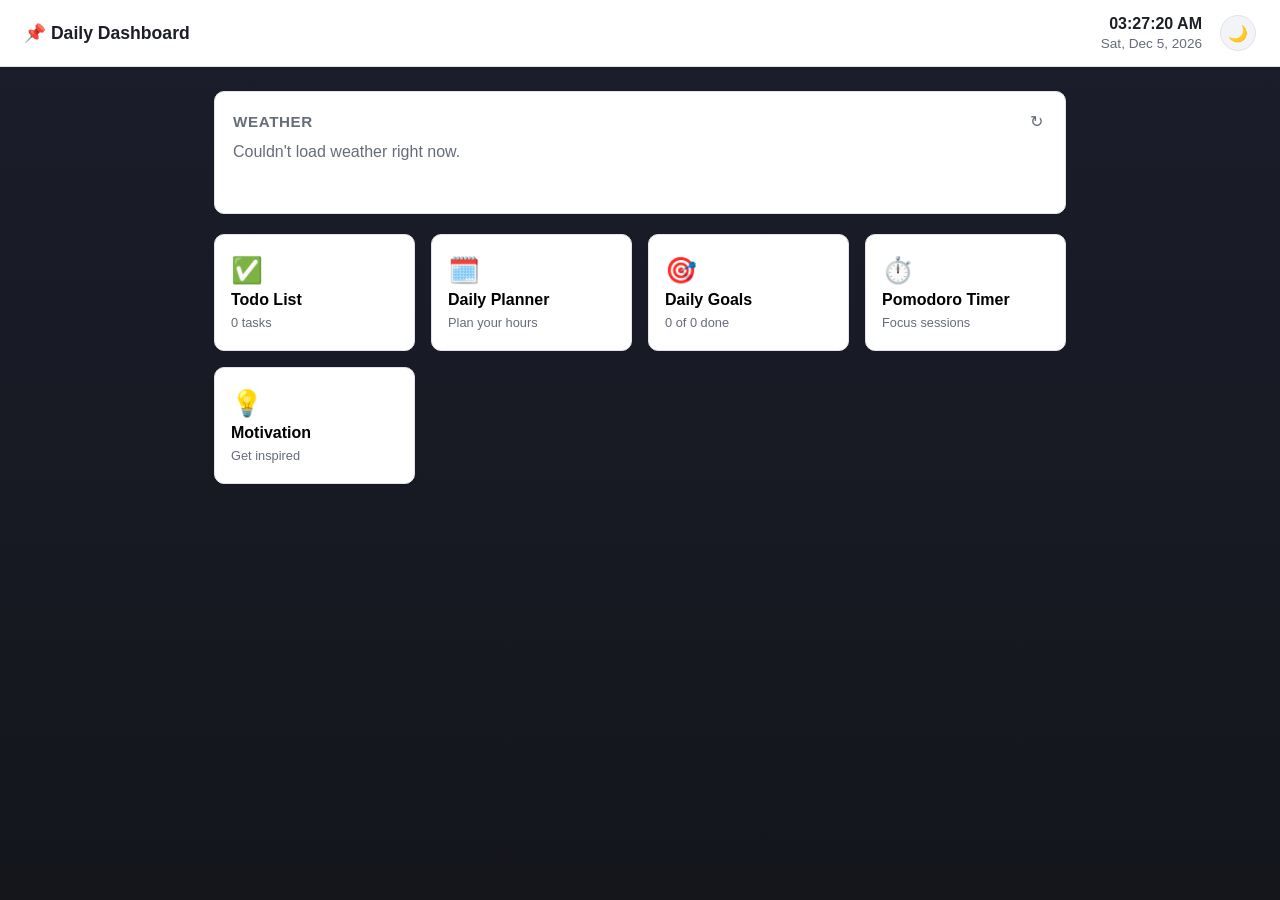
<file: ASSIGNMENT 9/index.html>
<!DOCTYPE html>
<html lang="en">
<head>
<meta charset="UTF-8">
<meta name="viewport" content="width=device-width, initial-scale=1.0">
<title>Daily Dashboard</title>
<link rel="stylesheet" href="style.css">
<script>
  // applied immediately, before the rest of the page renders, so there's no
  // flash of the wrong theme on load
  var savedTheme = localStorage.getItem("dashboard-theme");
  if (savedTheme === "dark") {
    document.documentElement.setAttribute("data-theme", "dark");
  }
</script>
</head>
<body>

  <!-- top bar: always visible -->
  <header class="topbar">
    <div class="brand">📌 Daily Dashboard</div>

    <div class="topbar-widgets">
      <div id="datetime" class="datetime">
        <span id="time-text">--:--:--</span>
        <span id="date-text">-- --- ----</span>
      </div>

      <button id="theme-toggle" class="theme-toggle" title="Toggle theme">🌙</button>
    </div>
  </header>

  <!-- ============ DASHBOARD (home screen) ============ -->
  <main id="dashboard" class="dashboard">

    <!-- weather widget, always visible on dashboard -->
    <section class="weather-card" id="weather-card">
      <div class="weather-top">
        <h3>Weather</h3>
        <button id="weather-refresh" class="icon-btn" title="Refresh">↻</button>
      </div>
      <div id="weather-body" class="weather-body">
        <p class="weather-status">Getting your location…</p>
      </div>
    </section>

    <!-- feature cards -->
    <div class="card-grid">
      <button class="feature-card" data-target="todo-section">
        <span class="card-icon">✅</span>
        <span class="card-title">Todo List</span>
        <span class="card-sub" id="todo-sub">0 tasks</span>
      </button>

      <button class="feature-card" data-target="planner-section">
        <span class="card-icon">🗓️</span>
        <span class="card-title">Daily Planner</span>
        <span class="card-sub">Plan your hours</span>
      </button>

      <button class="feature-card" data-target="goals-section">
        <span class="card-icon">🎯</span>
        <span class="card-title">Daily Goals</span>
        <span class="card-sub" id="goals-sub">0 of 0 done</span>
      </button>

      <button class="feature-card" data-target="pomodoro-section">
        <span class="card-icon">⏱️</span>
        <span class="card-title">Pomodoro Timer</span>
        <span class="card-sub">Focus sessions</span>
      </button>

      <button class="feature-card" data-target="quote-section">
        <span class="card-icon">💡</span>
        <span class="card-title">Motivation</span>
        <span class="card-sub">Get inspired</span>
      </button>
    </div>
  </main>

  <!-- ============ FEATURE VIEWS (hidden by default) ============ -->

  <!-- Todo List -->
  <section class="feature-view" id="todo-section">
    <div class="feature-header">
      <button class="back-btn" data-back>← Back</button>
      <h2>Todo List</h2>
    </div>

    <form id="todo-form" class="inline-form">
      <input type="text" id="todo-input" placeholder="Add a task…" autocomplete="off">
      <button type="submit">Add</button>
    </form>

    <ul id="todo-list" class="item-list"></ul>
  </section>

  <!-- Daily Planner -->
  <section class="feature-view" id="planner-section">
    <div class="feature-header">
      <button class="back-btn" data-back>← Back</button>
      <h2>Daily Planner</h2>
    </div>
    <div id="planner-list" class="planner-list"></div>
  </section>

  <!-- Daily Goals -->
  <section class="feature-view" id="goals-section">
    <div class="feature-header">
      <button class="back-btn" data-back>← Back</button>
      <h2>Daily Goals</h2>
    </div>

    <form id="goal-form" class="inline-form">
      <input type="text" id="goal-input" placeholder="Add a goal for today…" autocomplete="off">
      <button type="submit">Add</button>
    </form>

    <p id="goal-progress" class="progress-text">0 of 0 completed</p>
    <ul id="goal-list" class="item-list"></ul>
  </section>

  <!-- Pomodoro Timer -->
  <section class="feature-view" id="pomodoro-section">
    <div class="feature-header">
      <button class="back-btn" data-back>← Back</button>
      <h2>Pomodoro Timer</h2>
    </div>

    <div class="pomodoro-box">
      <p id="pomodoro-label" class="pomodoro-label">Work Session</p>
      <p id="pomodoro-display" class="pomodoro-display">25:00</p>
      <div class="pomodoro-controls">
        <button id="pomodoro-start">Start</button>
        <button id="pomodoro-pause">Pause</button>
        <button id="pomodoro-reset">Reset</button>
      </div>
    </div>
  </section>

  <!-- Motivation Quote -->
  <section class="feature-view" id="quote-section">
    <div class="feature-header">
      <button class="back-btn" data-back>← Back</button>
      <h2>Motivation</h2>
    </div>

    <div class="quote-box">
      <p id="quote-text" class="quote-text">Click below for a dose of motivation.</p>
      <p id="quote-author" class="quote-author"></p>
      <button id="quote-btn">New Quote</button>
    </div>
  </section>

  <script src="script.js"></script>
</body>
</html>
</file>
<file: ASSIGNMENT 9/style.css>
:root {
  /* light theme (default) */
  --bg: #f2f4f7;
  --bg-card: #ffffff;
  --text: #1c1f26;
  --text-dim: #666c78;
  --border: #e0e3e8;
  --accent: #3f6fd1;
  --accent-text: #ffffff;
  --danger: #d1495b;
  --success: #2e9e6d;
  --shadow: 0 1px 3px rgba(0,0,0,0.08);
}

[data-theme="dark"] {
  --bg: #14161c;
  --bg-card: #1e2129;
  --text: #eceef2;
  --text-dim: #9198a6;
  --border: #2b2f38;
  --accent: #6d93ea;
  --accent-text: #10121a;
  --danger: #e0687a;
  --success: #4bc491;
  --shadow: 0 1px 3px rgba(0,0,0,0.4);
}

* {
  box-sizing: border-box;
}

body {
  margin: 0;
  font-family: "Segoe UI", Roboto, Arial, sans-serif;
  background: var(--bg);
  color: var(--text);
  transition: background 0.3s ease, color 0.3s ease;
  min-height: 100vh;
}

button {
  font-family: inherit;
  cursor: pointer;
}

button:disabled {
  opacity: 0.5;
  cursor: not-allowed;
}

/* consistent keyboard-focus ring across the whole app */
a:focus-visible,
button:focus-visible,
input:focus-visible {
  outline: 2px solid var(--accent);
  outline-offset: 2px;
}

/* ---------- top bar ---------- */
.topbar {
  display: flex;
  justify-content: space-between;
  align-items: center;
  padding: 14px 24px;
  border-bottom: 1px solid var(--border);
  background: var(--bg-card);
}

.brand {
  font-weight: 600;
  font-size: 1.1rem;
}

.topbar-widgets {
  display: flex;
  align-items: center;
  gap: 18px;
}

.datetime {
  display: flex;
  flex-direction: column;
  align-items: flex-end;
  font-size: 0.85rem;
  color: var(--text-dim);
  line-height: 1.3;
}

#time-text {
  font-size: 1rem;
  font-weight: 600;
  color: var(--text);
}

.theme-toggle {
  border: 1px solid var(--border);
  background: var(--bg);
  color: var(--text);
  border-radius: 50%;
  width: 36px;
  height: 36px;
  font-size: 1rem;
  transition: transform 0.15s ease, border-color 0.15s ease;
}

.theme-toggle:hover {
  border-color: var(--accent);
  transform: rotate(-8deg);
}

/* ---------- dashboard ---------- */
.dashboard {
  max-width: 900px;
  margin: 0 auto;
  padding: 24px;
  /* background driven by JS via body[data-time-of-day] */
}

.weather-card {
  background: var(--bg-card);
  border: 1px solid var(--border);
  border-radius: 10px;
  padding: 16px 18px;
  margin-bottom: 20px;
  box-shadow: var(--shadow);
}

.weather-top {
  display: flex;
  justify-content: space-between;
  align-items: center;
}

.weather-top h3 {
  margin: 0;
  font-size: 0.95rem;
  color: var(--text-dim);
  text-transform: uppercase;
  letter-spacing: 0.04em;
}

.icon-btn {
  background: none;
  border: none;
  color: var(--text-dim);
  font-size: 1rem;
  border-radius: 4px;
  padding: 4px;
  transition: color 0.15s ease, transform 0.4s ease;
}

.icon-btn:hover {
  color: var(--accent);
}

.icon-btn:active {
  transform: rotate(180deg);
}

.weather-body {
  margin-top: 8px;
  min-height: 54px; /* keeps the card from jumping between loading/loaded states */
}

.weather-status {
  color: var(--text-dim);
  margin: 0;
}

.weather-main {
  display: flex;
  align-items: baseline;
  gap: 10px;
}

.weather-temp {
  font-size: 2rem;
  font-weight: 700;
}

.weather-condition {
  color: var(--text-dim);
}

.weather-details {
  margin-top: 6px;
  display: flex;
  gap: 16px;
  font-size: 0.85rem;
  color: var(--text-dim);
}

.card-grid {
  display: grid;
  grid-template-columns: repeat(auto-fill, minmax(180px, 1fr));
  gap: 16px;
}

.feature-card {
  background: var(--bg-card);
  border: 1px solid var(--border);
  border-radius: 10px;
  padding: 20px 16px;
  display: flex;
  flex-direction: column;
  align-items: flex-start;
  gap: 6px;
  text-align: left;
  box-shadow: var(--shadow);
  transition: transform 0.15s ease, border-color 0.15s ease, box-shadow 0.15s ease;
}

.feature-card:hover {
  transform: translateY(-2px);
  border-color: var(--accent);
  box-shadow: 0 4px 10px rgba(0,0,0,0.1);
}

.feature-card:active {
  transform: translateY(0);
}

.card-icon {
  font-size: 1.6rem;
}

.card-title {
  font-weight: 600;
  font-size: 1rem;
}

.card-sub {
  font-size: 0.8rem;
  color: var(--text-dim);
}

/* ---------- feature views ---------- */
.feature-view {
  display: none;
  max-width: 700px;
  margin: 0 auto;
  padding: 24px;
  animation: fade-in 0.15s ease;
}

.feature-view.active {
  display: block;
}

@keyframes fade-in {
  from { opacity: 0; transform: translateY(4px); }
  to { opacity: 1; transform: translateY(0); }
}

/* hide dashboard when a feature is open */
.dashboard.hidden {
  display: none;
}

.feature-header {
  display: flex;
  align-items: center;
  gap: 14px;
  margin-bottom: 18px;
}

.feature-header h2 {
  margin: 0;
}

.back-btn {
  background: none;
  border: 1px solid var(--border);
  color: var(--text);
  border-radius: 6px;
  padding: 6px 12px;
  font-size: 0.85rem;
  transition: border-color 0.15s ease, background 0.15s ease;
}

.back-btn:hover {
  border-color: var(--accent);
  background: var(--bg);
}

/* ---------- shared form / list styles ---------- */
.inline-form {
  display: flex;
  gap: 8px;
  margin-bottom: 16px;
}

.inline-form input {
  flex: 1;
  padding: 10px 12px;
  border-radius: 6px;
  border: 1px solid var(--border);
  background: var(--bg);
  color: var(--text);
  font-size: 0.95rem;
  transition: border-color 0.15s ease;
}

.inline-form input:focus {
  outline: none;
  border-color: var(--accent);
}

.inline-form button {
  padding: 10px 16px;
  border-radius: 6px;
  border: none;
  background: var(--accent);
  color: var(--accent-text);
  font-weight: 600;
  transition: opacity 0.15s ease;
}

.inline-form button:hover {
  opacity: 0.9;
}

.item-list {
  list-style: none;
  margin: 0;
  padding: 0;
  display: flex;
  flex-direction: column;
  gap: 8px;
  max-height: 420px;
  overflow-y: auto;
}

/* thin, theme-aware scrollbar for the longer lists (todo/goals/planner) */
.item-list::-webkit-scrollbar,
.planner-list::-webkit-scrollbar {
  width: 8px;
}

.item-list::-webkit-scrollbar-thumb,
.planner-list::-webkit-scrollbar-thumb {
  background: var(--border);
  border-radius: 4px;
}

.item-list::-webkit-scrollbar-track,
.planner-list::-webkit-scrollbar-track {
  background: transparent;
}

.item-row {
  display: flex;
  align-items: center;
  gap: 10px;
  background: var(--bg-card);
  border: 1px solid var(--border);
  border-radius: 8px;
  padding: 10px 12px;
  animation: fade-in 0.15s ease;
}

.item-row .item-text {
  flex: 1;
  word-break: break-word;
  cursor: pointer; /* the todo item-text doubles as the "complete" toggle */
}

.item-row.completed .item-text {
  text-decoration: line-through;
  color: var(--text-dim);
}

.item-row.important {
  border-left: 3px solid var(--accent);
}

.item-row button {
  background: none;
  border: none;
  font-size: 0.95rem;
  color: var(--text-dim);
  padding: 4px;
  border-radius: 4px;
  transition: color 0.15s ease, background 0.15s ease;
}

.item-row button:hover {
  background: var(--bg);
}

.item-row button.danger:hover {
  color: var(--danger);
}

.item-row button.star.active {
  color: #e8a33d;
}

.item-row button.star:hover {
  color: #e8a33d;
}

/* custom checkbox for goals, so it matches the theme instead of the
   browser's native (and inconsistent) checkbox rendering */
.item-row input[type="checkbox"] {
  appearance: none;
  -webkit-appearance: none;
  width: 18px;
  height: 18px;
  border: 1px solid var(--border);
  border-radius: 4px;
  background: var(--bg);
  flex-shrink: 0;
  display: grid;
  place-content: center;
  transition: background 0.15s ease, border-color 0.15s ease;
}

.item-row input[type="checkbox"]:checked {
  background: var(--accent);
  border-color: var(--accent);
}

.item-row input[type="checkbox"]:checked::after {
  content: "";
  width: 5px;
  height: 9px;
  border: solid var(--accent-text);
  border-width: 0 2px 2px 0;
  transform: rotate(45deg) translate(-1px, -1px);
}

/* shown by JS when a list has no items yet */
.empty-state {
  text-align: center;
  color: var(--text-dim);
  font-size: 0.9rem;
  padding: 20px 0;
}

.progress-text {
  color: var(--text-dim);
  margin: 0 0 12px 0;
}

/* ---------- planner ---------- */
.planner-list {
  display: flex;
  flex-direction: column;
  gap: 4px;
  max-height: 480px;
  overflow-y: auto;
}

.planner-row {
  display: flex;
  align-items: center;
  gap: 12px;
  padding: 8px 4px;
  border-bottom: 1px solid var(--border);
  transition: background 0.2s ease;
}

.planner-row.current-hour {
  background: color-mix(in srgb, var(--accent) 12%, transparent);
  border-radius: 6px;
}

.planner-time {
  width: 70px;
  flex-shrink: 0;
  font-size: 0.85rem;
  color: var(--text-dim);
}

.planner-row input {
  flex: 1;
  border: none;
  background: none;
  color: var(--text);
  padding: 6px 4px;
  font-size: 0.9rem;
  border-bottom: 1px solid transparent;
}

.planner-row input:focus {
  outline: none;
  border-bottom: 1px solid var(--accent);
}

.planner-row input::placeholder {
  color: var(--text-dim);
  opacity: 0.6;
}

/* ---------- pomodoro ---------- */
.pomodoro-box {
  text-align: center;
  background: var(--bg-card);
  border: 1px solid var(--border);
  border-radius: 12px;
  padding: 40px 20px;
}

.pomodoro-label {
  color: var(--text-dim);
  text-transform: uppercase;
  letter-spacing: 0.06em;
  font-size: 0.85rem;
  margin: 0 0 10px 0;
}

.pomodoro-display {
  font-size: 4rem;
  font-weight: 700;
  margin: 0 0 24px 0;
  font-variant-numeric: tabular-nums;
  transition: color 0.2s ease;
}

/* subtle cue that a break is running vs a work session */
.pomodoro-box.break .pomodoro-display {
  color: var(--success);
}

.pomodoro-controls {
  display: flex;
  justify-content: center;
  gap: 10px;
}

.pomodoro-controls button {
  padding: 10px 18px;
  border-radius: 6px;
  border: 1px solid var(--border);
  background: var(--bg);
  color: var(--text);
  font-weight: 600;
  transition: border-color 0.15s ease, background 0.15s ease;
}

.pomodoro-controls button:hover:not(:disabled) {
  border-color: var(--accent);
}

#pomodoro-start {
  background: var(--accent);
  color: var(--accent-text);
  border: none;
}

#pomodoro-start:hover:not(:disabled) {
  opacity: 0.9;
}

/* ---------- quote ---------- */
.quote-box {
  text-align: center;
  background: var(--bg-card);
  border: 1px solid var(--border);
  border-radius: 12px;
  padding: 40px 24px;
}

.quote-text {
  font-size: 1.3rem;
  line-height: 1.5;
  margin: 0 0 12px 0;
  min-height: 2.6em; /* reserves space so the layout doesn't jump while loading */
  transition: opacity 0.15s ease;
}

.quote-author {
  color: var(--text-dim);
  margin: 0 0 20px 0;
  min-height: 1.2em;
}

.quote-box button {
  padding: 10px 20px;
  border-radius: 6px;
  border: none;
  background: var(--accent);
  color: var(--accent-text);
  font-weight: 600;
  transition: opacity 0.15s ease;
}

.quote-box button:hover:not(:disabled) {
  opacity: 0.9;
}

/* ---------- responsive ---------- */
@media (max-width: 500px) {
  .topbar {
    padding: 12px 16px;
  }
  .dashboard, .feature-view {
    padding: 16px;
  }
  .pomodoro-display {
    font-size: 3rem;
  }
}
</file>
